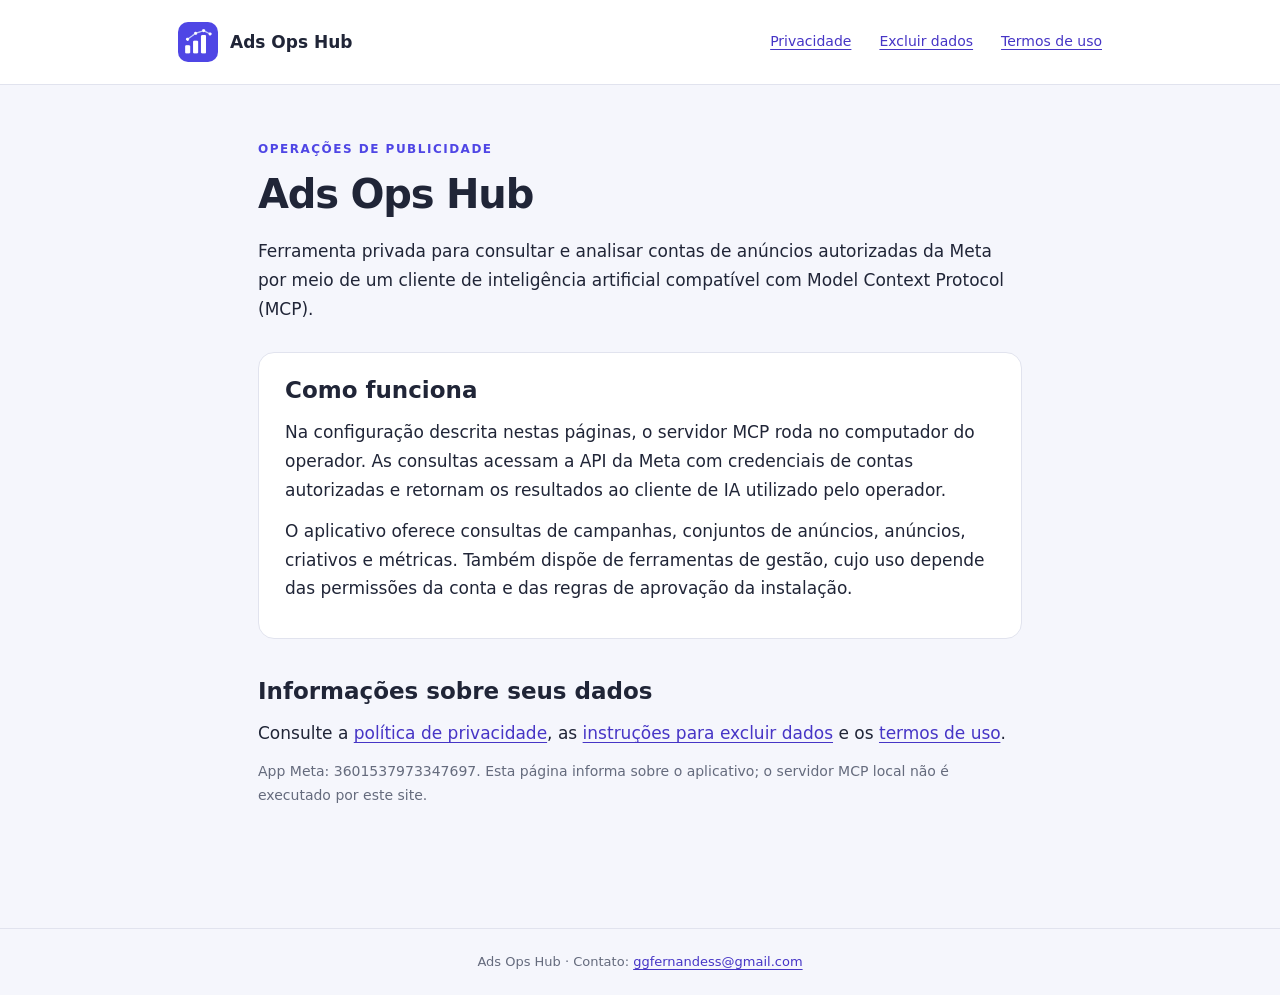
<file: index.html>
<!doctype html><html lang="pt-BR"><head><meta charset="utf-8"><meta name="viewport" content="width=device-width,initial-scale=1"><title>Informações do aplicativo · Ads Ops Hub</title><meta name="description" content="Informações do Ads Ops Hub: funcionamento, privacidade e exclusão de dados."><link rel="icon" href="icon.png"><link rel="stylesheet" href="style.css"></head><body><header><nav aria-label="Navegação principal"><a class="brand" href="index.html"><img src="icon.png" alt="">Ads Ops Hub</a><a href="privacy.html">Privacidade</a><a href="deletion.html">Excluir dados</a><a href="terms.html">Termos de uso</a></nav></header><main><p class="eyebrow">Operações de publicidade</p><h1>Ads Ops Hub</h1><p>Ferramenta privada para consultar e analisar contas de anúncios autorizadas da Meta por meio de um cliente de inteligência artificial compatível com Model Context Protocol (MCP).</p><div class="card"><h2>Como funciona</h2><p>Na configuração descrita nestas páginas, o servidor MCP roda no computador do operador. As consultas acessam a API da Meta com credenciais de contas autorizadas e retornam os resultados ao cliente de IA utilizado pelo operador.</p><p>O aplicativo oferece consultas de campanhas, conjuntos de anúncios, anúncios, criativos e métricas. Também dispõe de ferramentas de gestão, cujo uso depende das permissões da conta e das regras de aprovação da instalação.</p></div><h2>Informações sobre seus dados</h2><p>Consulte a <a href="privacy.html">política de privacidade</a>, as <a href="deletion.html">instruções para excluir dados</a> e os <a href="terms.html">termos de uso</a>.</p><p class="meta">App Meta: 3601537973347697. Esta página informa sobre o aplicativo; o servidor MCP local não é executado por este site.</p></main><footer>Ads Ops Hub · Contato: <a href="mailto:ggfernandess@gmail.com">ggfernandess@gmail.com</a></footer></body></html>
</file>
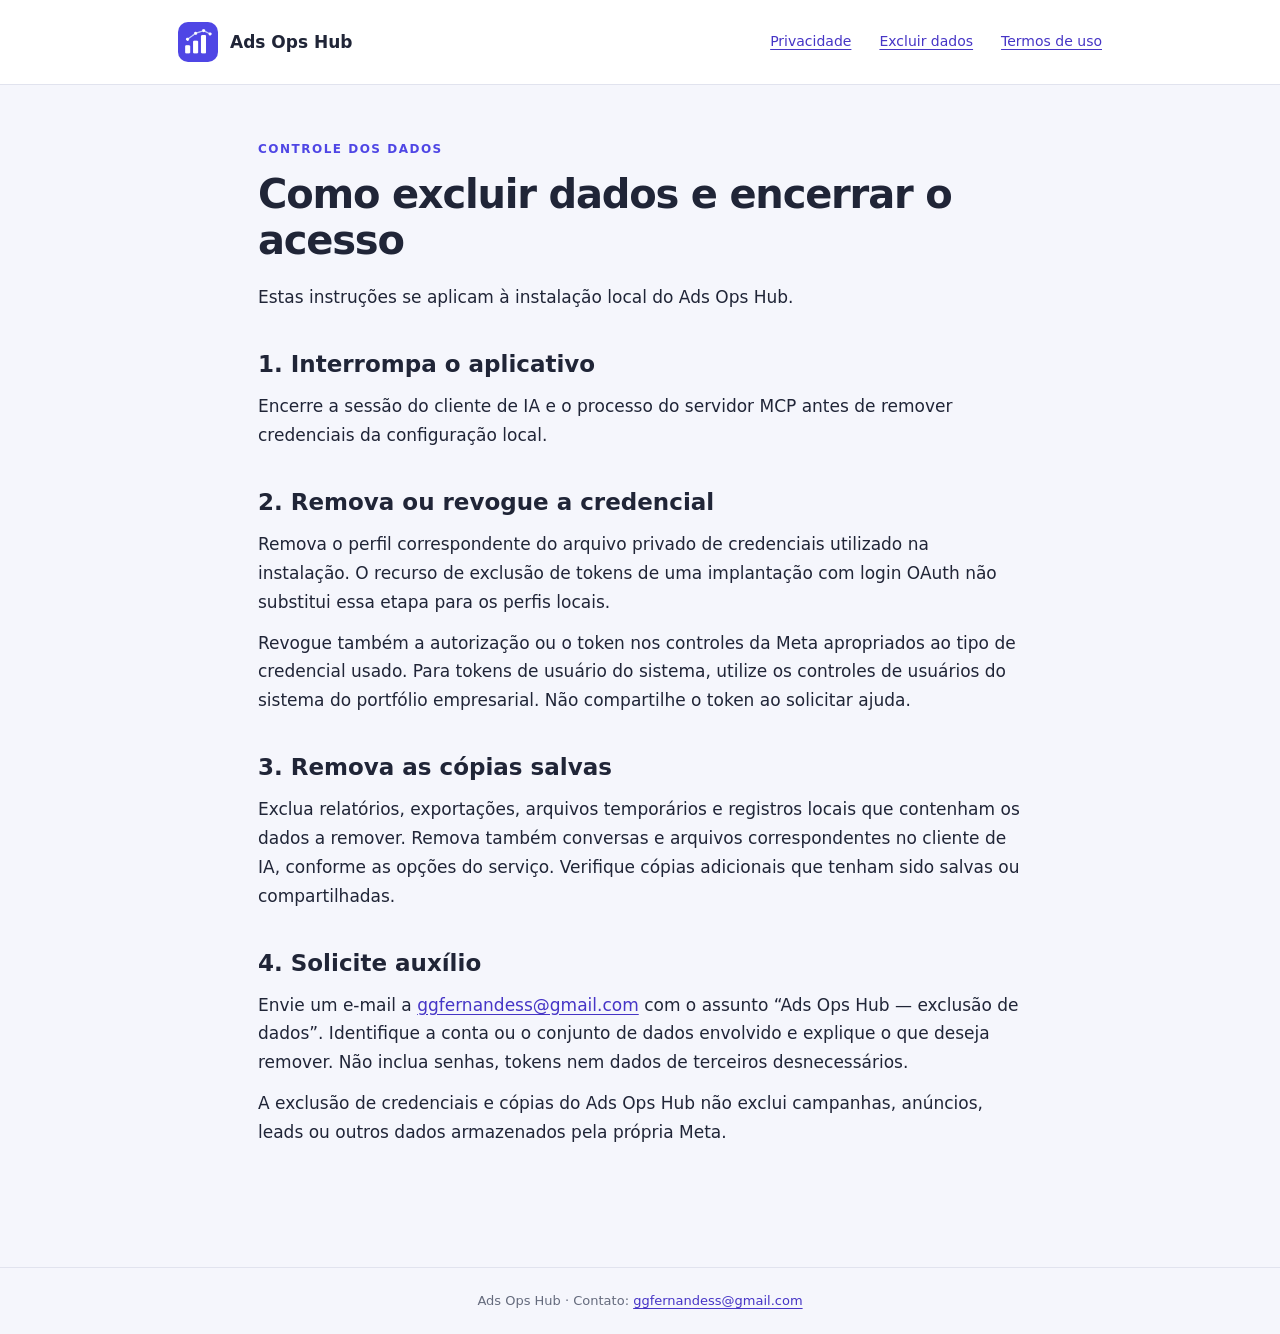
<file: deletion.html>
<!doctype html><html lang="pt-BR"><head><meta charset="utf-8"><meta name="viewport" content="width=device-width,initial-scale=1"><title>Exclusão de dados · Ads Ops Hub</title><meta name="description" content="Informações do Ads Ops Hub: funcionamento, privacidade e exclusão de dados."><link rel="icon" href="icon.png"><link rel="stylesheet" href="style.css"></head><body><header><nav aria-label="Navegação principal"><a class="brand" href="index.html"><img src="icon.png" alt="">Ads Ops Hub</a><a href="privacy.html">Privacidade</a><a href="deletion.html">Excluir dados</a><a href="terms.html">Termos de uso</a></nav></header><main><p class="eyebrow">Controle dos dados</p><h1>Como excluir dados e encerrar o acesso</h1><p>Estas instruções se aplicam à instalação local do Ads Ops Hub.</p><h2>1. Interrompa o aplicativo</h2><p>Encerre a sessão do cliente de IA e o processo do servidor MCP antes de remover credenciais da configuração local.</p><h2>2. Remova ou revogue a credencial</h2><p>Remova o perfil correspondente do arquivo privado de credenciais utilizado na instalação. O recurso de exclusão de tokens de uma implantação com login OAuth não substitui essa etapa para os perfis locais.</p><p>Revogue também a autorização ou o token nos controles da Meta apropriados ao tipo de credencial usado. Para tokens de usuário do sistema, utilize os controles de usuários do sistema do portfólio empresarial. Não compartilhe o token ao solicitar ajuda.</p><h2>3. Remova as cópias salvas</h2><p>Exclua relatórios, exportações, arquivos temporários e registros locais que contenham os dados a remover. Remova também conversas e arquivos correspondentes no cliente de IA, conforme as opções do serviço. Verifique cópias adicionais que tenham sido salvas ou compartilhadas.</p><h2>4. Solicite auxílio</h2><p>Envie um e-mail a <a href="mailto:ggfernandess@gmail.com?subject=Ads%20Ops%20Hub%20-%20exclus%C3%A3o%20de%20dados">ggfernandess@gmail.com</a> com o assunto “Ads Ops Hub — exclusão de dados”. Identifique a conta ou o conjunto de dados envolvido e explique o que deseja remover. Não inclua senhas, tokens nem dados de terceiros desnecessários.</p><p>A exclusão de credenciais e cópias do Ads Ops Hub não exclui campanhas, anúncios, leads ou outros dados armazenados pela própria Meta.</p></main><footer>Ads Ops Hub · Contato: <a href="mailto:ggfernandess@gmail.com">ggfernandess@gmail.com</a></footer></body></html>
</file>
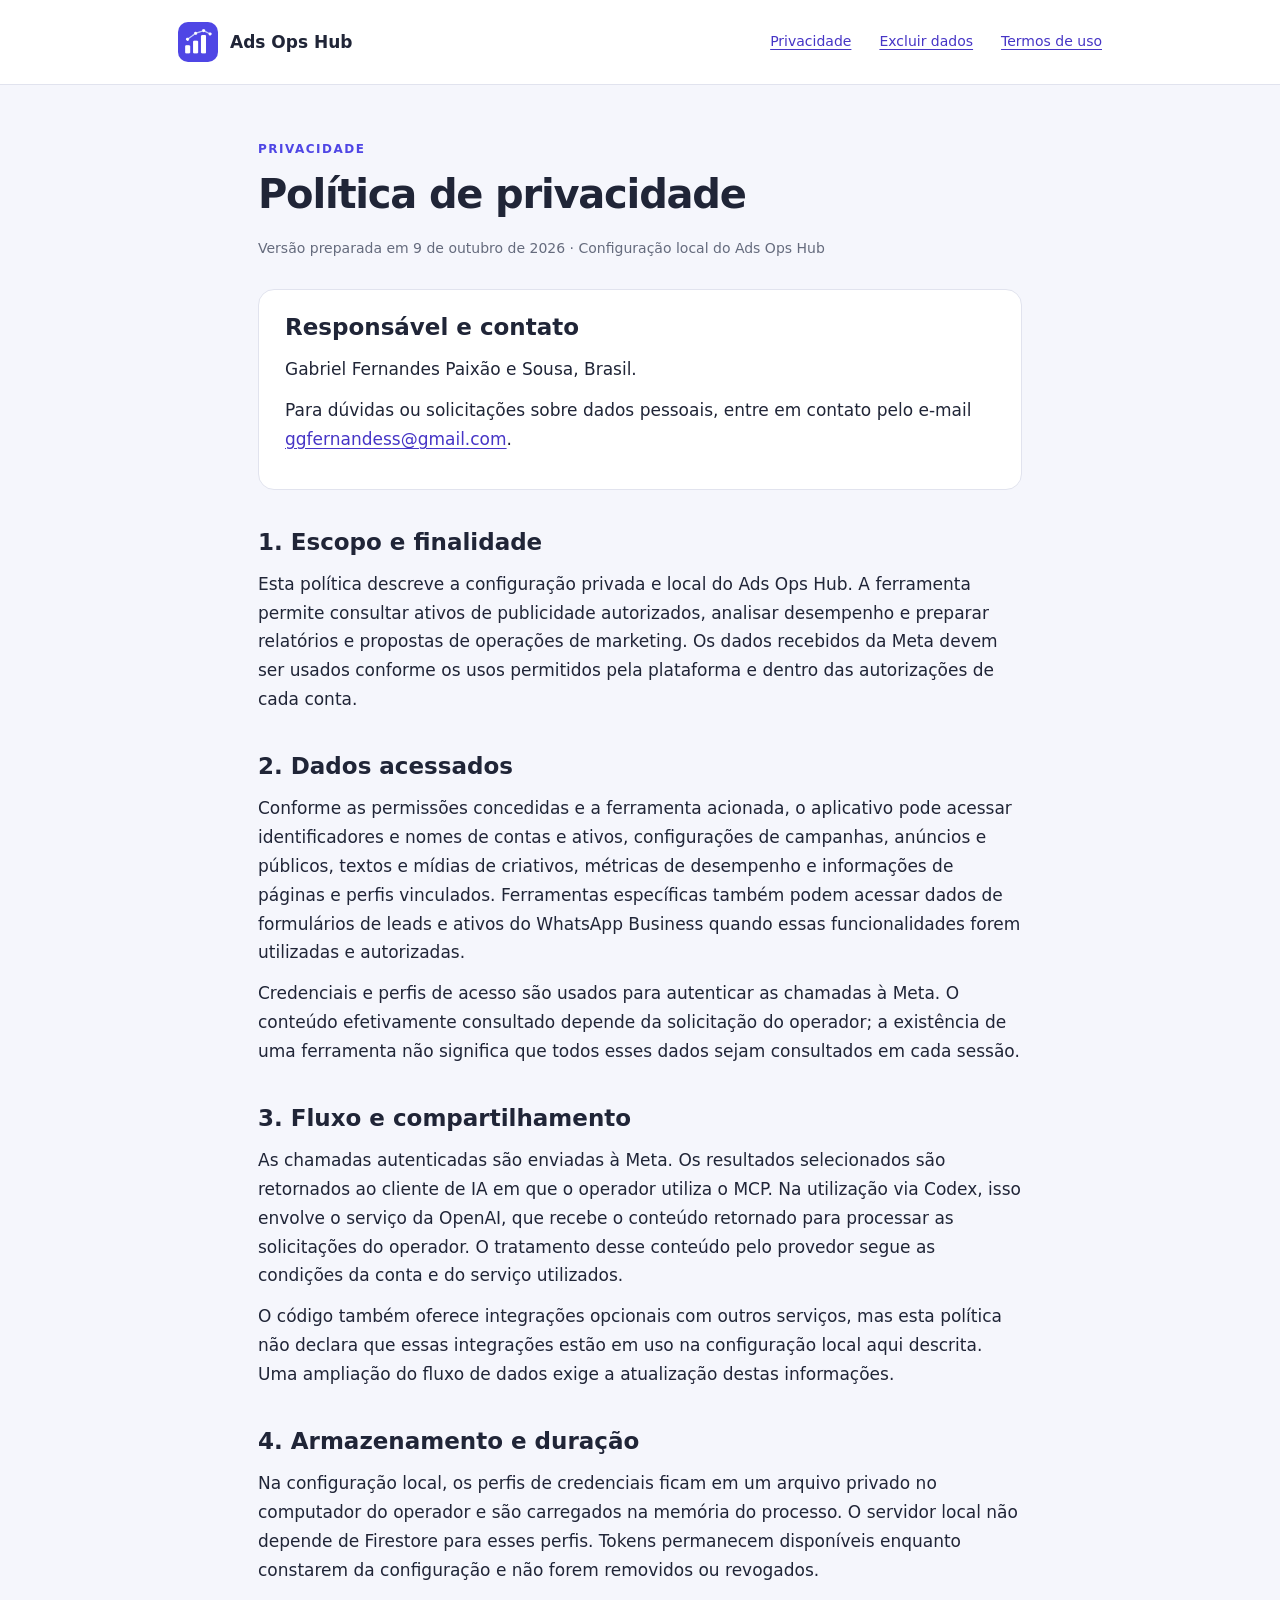
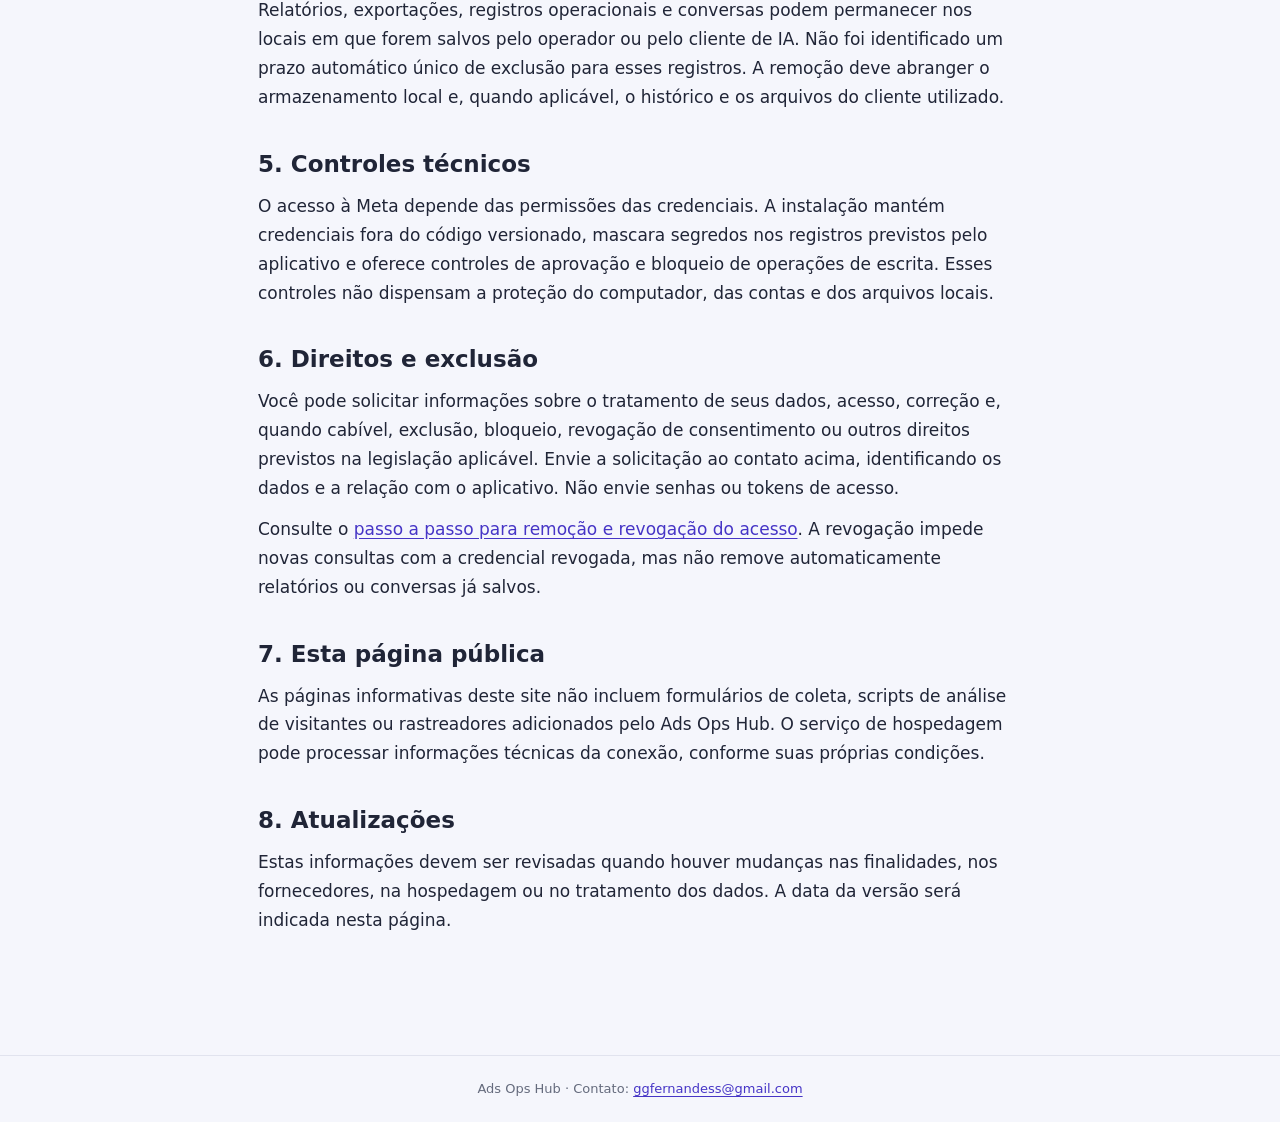
<file: privacy.html>
<!doctype html><html lang="pt-BR"><head><meta charset="utf-8"><meta name="viewport" content="width=device-width,initial-scale=1"><title>Política de privacidade · Ads Ops Hub</title><meta name="description" content="Informações do Ads Ops Hub: funcionamento, privacidade e exclusão de dados."><link rel="icon" href="icon.png"><link rel="stylesheet" href="style.css"></head><body><header><nav aria-label="Navegação principal"><a class="brand" href="index.html"><img src="icon.png" alt="">Ads Ops Hub</a><a href="privacy.html">Privacidade</a><a href="deletion.html">Excluir dados</a><a href="terms.html">Termos de uso</a></nav></header><main><p class="eyebrow">Privacidade</p><h1>Política de privacidade</h1><p class="meta">Versão preparada em 9 de outubro de 2026 · Configuração local do Ads Ops Hub</p><div class="card"><h2>Responsável e contato</h2><p>Gabriel Fernandes Paixão e Sousa, Brasil.</p><p>Para dúvidas ou solicitações sobre dados pessoais, entre em contato pelo e-mail <a href="mailto:ggfernandess@gmail.com">ggfernandess@gmail.com</a>.</p></div><h2>1. Escopo e finalidade</h2><p>Esta política descreve a configuração privada e local do Ads Ops Hub. A ferramenta permite consultar ativos de publicidade autorizados, analisar desempenho e preparar relatórios e propostas de operações de marketing. Os dados recebidos da Meta devem ser usados conforme os usos permitidos pela plataforma e dentro das autorizações de cada conta.</p><h2>2. Dados acessados</h2><p>Conforme as permissões concedidas e a ferramenta acionada, o aplicativo pode acessar identificadores e nomes de contas e ativos, configurações de campanhas, anúncios e públicos, textos e mídias de criativos, métricas de desempenho e informações de páginas e perfis vinculados. Ferramentas específicas também podem acessar dados de formulários de leads e ativos do WhatsApp Business quando essas funcionalidades forem utilizadas e autorizadas.</p><p>Credenciais e perfis de acesso são usados para autenticar as chamadas à Meta. O conteúdo efetivamente consultado depende da solicitação do operador; a existência de uma ferramenta não significa que todos esses dados sejam consultados em cada sessão.</p><h2>3. Fluxo e compartilhamento</h2><p>As chamadas autenticadas são enviadas à Meta. Os resultados selecionados são retornados ao cliente de IA em que o operador utiliza o MCP. Na utilização via Codex, isso envolve o serviço da OpenAI, que recebe o conteúdo retornado para processar as solicitações do operador. O tratamento desse conteúdo pelo provedor segue as condições da conta e do serviço utilizados.</p><p>O código também oferece integrações opcionais com outros serviços, mas esta política não declara que essas integrações estão em uso na configuração local aqui descrita. Uma ampliação do fluxo de dados exige a atualização destas informações.</p><h2>4. Armazenamento e duração</h2><p>Na configuração local, os perfis de credenciais ficam em um arquivo privado no computador do operador e são carregados na memória do processo. O servidor local não depende de Firestore para esses perfis. Tokens permanecem disponíveis enquanto constarem da configuração e não forem removidos ou revogados.</p><p>Relatórios, exportações, registros operacionais e conversas podem permanecer nos locais em que forem salvos pelo operador ou pelo cliente de IA. Não foi identificado um prazo automático único de exclusão para esses registros. A remoção deve abranger o armazenamento local e, quando aplicável, o histórico e os arquivos do cliente utilizado.</p><h2>5. Controles técnicos</h2><p>O acesso à Meta depende das permissões das credenciais. A instalação mantém credenciais fora do código versionado, mascara segredos nos registros previstos pelo aplicativo e oferece controles de aprovação e bloqueio de operações de escrita. Esses controles não dispensam a proteção do computador, das contas e dos arquivos locais.</p><h2>6. Direitos e exclusão</h2><p>Você pode solicitar informações sobre o tratamento de seus dados, acesso, correção e, quando cabível, exclusão, bloqueio, revogação de consentimento ou outros direitos previstos na legislação aplicável. Envie a solicitação ao contato acima, identificando os dados e a relação com o aplicativo. Não envie senhas ou tokens de acesso.</p><p>Consulte o <a href="deletion.html">passo a passo para remoção e revogação do acesso</a>. A revogação impede novas consultas com a credencial revogada, mas não remove automaticamente relatórios ou conversas já salvos.</p><h2>7. Esta página pública</h2><p>As páginas informativas deste site não incluem formulários de coleta, scripts de análise de visitantes ou rastreadores adicionados pelo Ads Ops Hub. O serviço de hospedagem pode processar informações técnicas da conexão, conforme suas próprias condições.</p><h2>8. Atualizações</h2><p>Estas informações devem ser revisadas quando houver mudanças nas finalidades, nos fornecedores, na hospedagem ou no tratamento dos dados. A data da versão será indicada nesta página.</p></main><footer>Ads Ops Hub · Contato: <a href="mailto:ggfernandess@gmail.com">ggfernandess@gmail.com</a></footer></body></html>
</file>
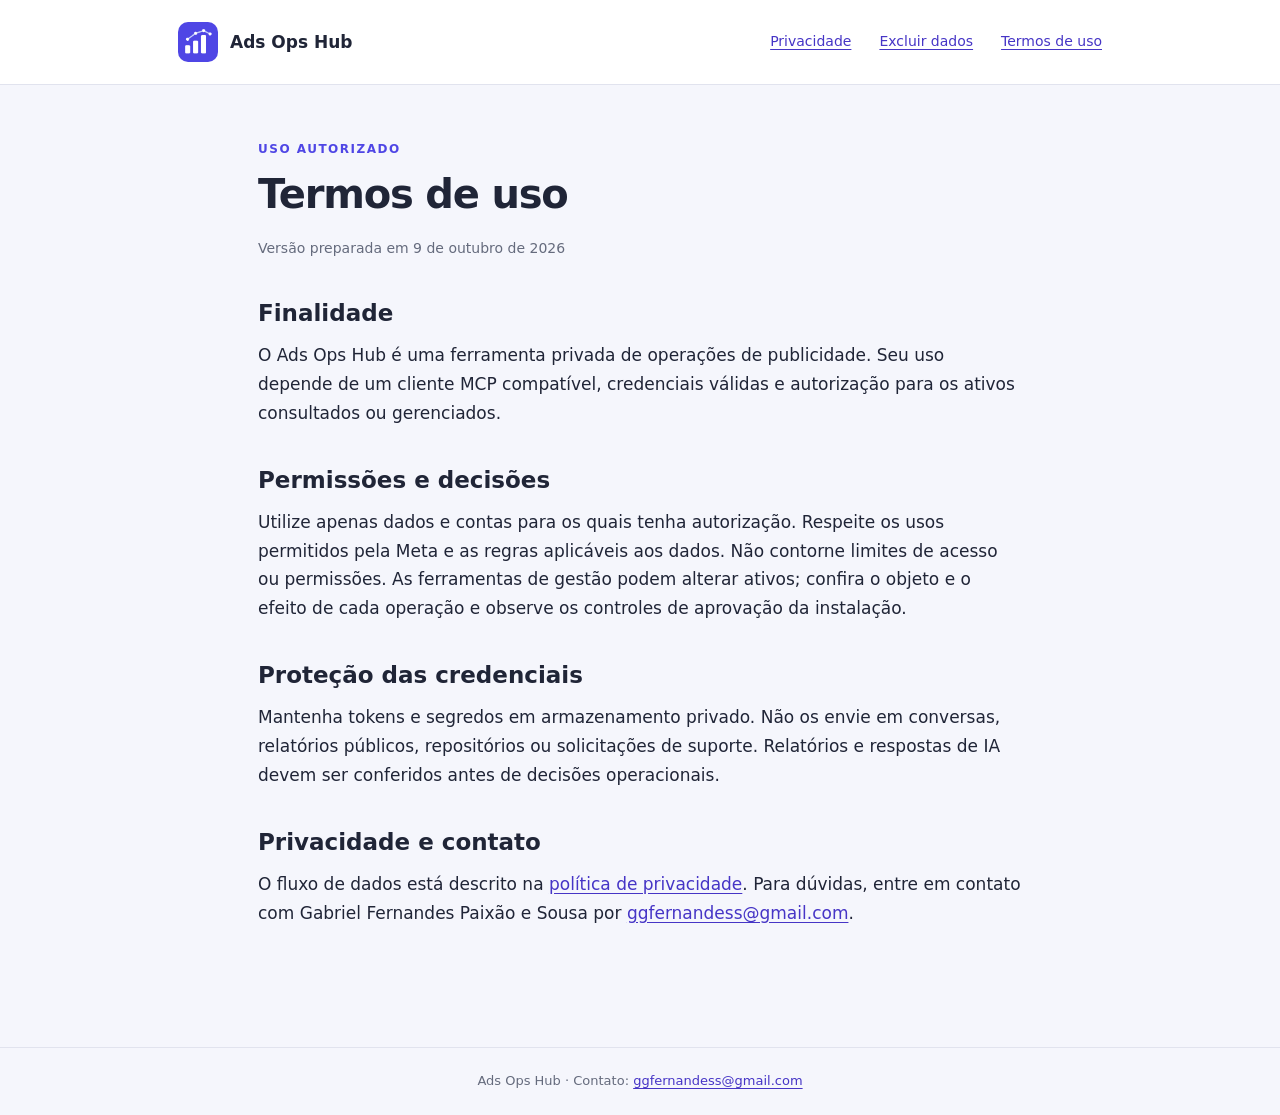
<file: terms.html>
<!doctype html><html lang="pt-BR"><head><meta charset="utf-8"><meta name="viewport" content="width=device-width,initial-scale=1"><title>Termos de uso · Ads Ops Hub</title><meta name="description" content="Informações do Ads Ops Hub: funcionamento, privacidade e exclusão de dados."><link rel="icon" href="icon.png"><link rel="stylesheet" href="style.css"></head><body><header><nav aria-label="Navegação principal"><a class="brand" href="index.html"><img src="icon.png" alt="">Ads Ops Hub</a><a href="privacy.html">Privacidade</a><a href="deletion.html">Excluir dados</a><a href="terms.html">Termos de uso</a></nav></header><main><p class="eyebrow">Uso autorizado</p><h1>Termos de uso</h1><p class="meta">Versão preparada em 9 de outubro de 2026</p><h2>Finalidade</h2><p>O Ads Ops Hub é uma ferramenta privada de operações de publicidade. Seu uso depende de um cliente MCP compatível, credenciais válidas e autorização para os ativos consultados ou gerenciados.</p><h2>Permissões e decisões</h2><p>Utilize apenas dados e contas para os quais tenha autorização. Respeite os usos permitidos pela Meta e as regras aplicáveis aos dados. Não contorne limites de acesso ou permissões. As ferramentas de gestão podem alterar ativos; confira o objeto e o efeito de cada operação e observe os controles de aprovação da instalação.</p><h2>Proteção das credenciais</h2><p>Mantenha tokens e segredos em armazenamento privado. Não os envie em conversas, relatórios públicos, repositórios ou solicitações de suporte. Relatórios e respostas de IA devem ser conferidos antes de decisões operacionais.</p><h2>Privacidade e contato</h2><p>O fluxo de dados está descrito na <a href="privacy.html">política de privacidade</a>. Para dúvidas, entre em contato com Gabriel Fernandes Paixão e Sousa por <a href="mailto:ggfernandess@gmail.com">ggfernandess@gmail.com</a>.</p></main><footer>Ads Ops Hub · Contato: <a href="mailto:ggfernandess@gmail.com">ggfernandess@gmail.com</a></footer></body></html>
</file>
<file: style.css>
*{box-sizing:border-box}html{scroll-behavior:smooth}body{margin:0;background:#f5f6fc;color:#202537;font:17px/1.7 system-ui,-apple-system,Segoe UI,sans-serif}a{color:#4635c6;text-underline-offset:3px}header{background:white;border-bottom:1px solid #e1e3ee}nav{max-width:980px;margin:auto;padding:22px 28px;display:flex;align-items:center;gap:28px;flex-wrap:wrap}nav .brand{display:flex;align-items:center;gap:12px;font-weight:750;text-decoration:none;color:#202537;margin-right:auto}nav img{width:40px;height:40px;border-radius:10px}nav a:not(.brand){font-size:14px}main{max-width:820px;margin:54px auto;padding:0 28px 54px}h1{font-size:40px;line-height:1.15;letter-spacing:-1.2px;margin:8px 0 20px}h2{font-size:23px;line-height:1.3;margin:38px 0 12px}p{margin:12px 0}.eyebrow{color:#4f46e5;font-weight:700;font-size:12px;letter-spacing:1.5px;text-transform:uppercase}.meta{color:#656b7d;font-size:14px}.card{background:white;border:1px solid #e1e3ee;border-radius:16px;padding:23px 26px;margin:28px 0}.card h2{margin-top:0}li{margin:8px 0}footer{padding:22px 28px;border-top:1px solid #e1e3ee;font-size:13px;color:#656b7d;text-align:center}code{font-size:.9em;overflow-wrap:anywhere}pre{white-space:pre-wrap;background:#eceefa;border-radius:10px;padding:18px;font-size:14px}table{border-collapse:collapse;width:100%;font-size:15px}td,th{border-bottom:1px solid #e1e3ee;padding:12px 0;text-align:left;vertical-align:top}th{width:32%;padding-right:15px}@media(max-width:600px){main{margin-top:36px}h1{font-size:32px}nav{gap:16px}nav .brand{width:100%}.card{padding:20px}body{font-size:16px}}
</file>
